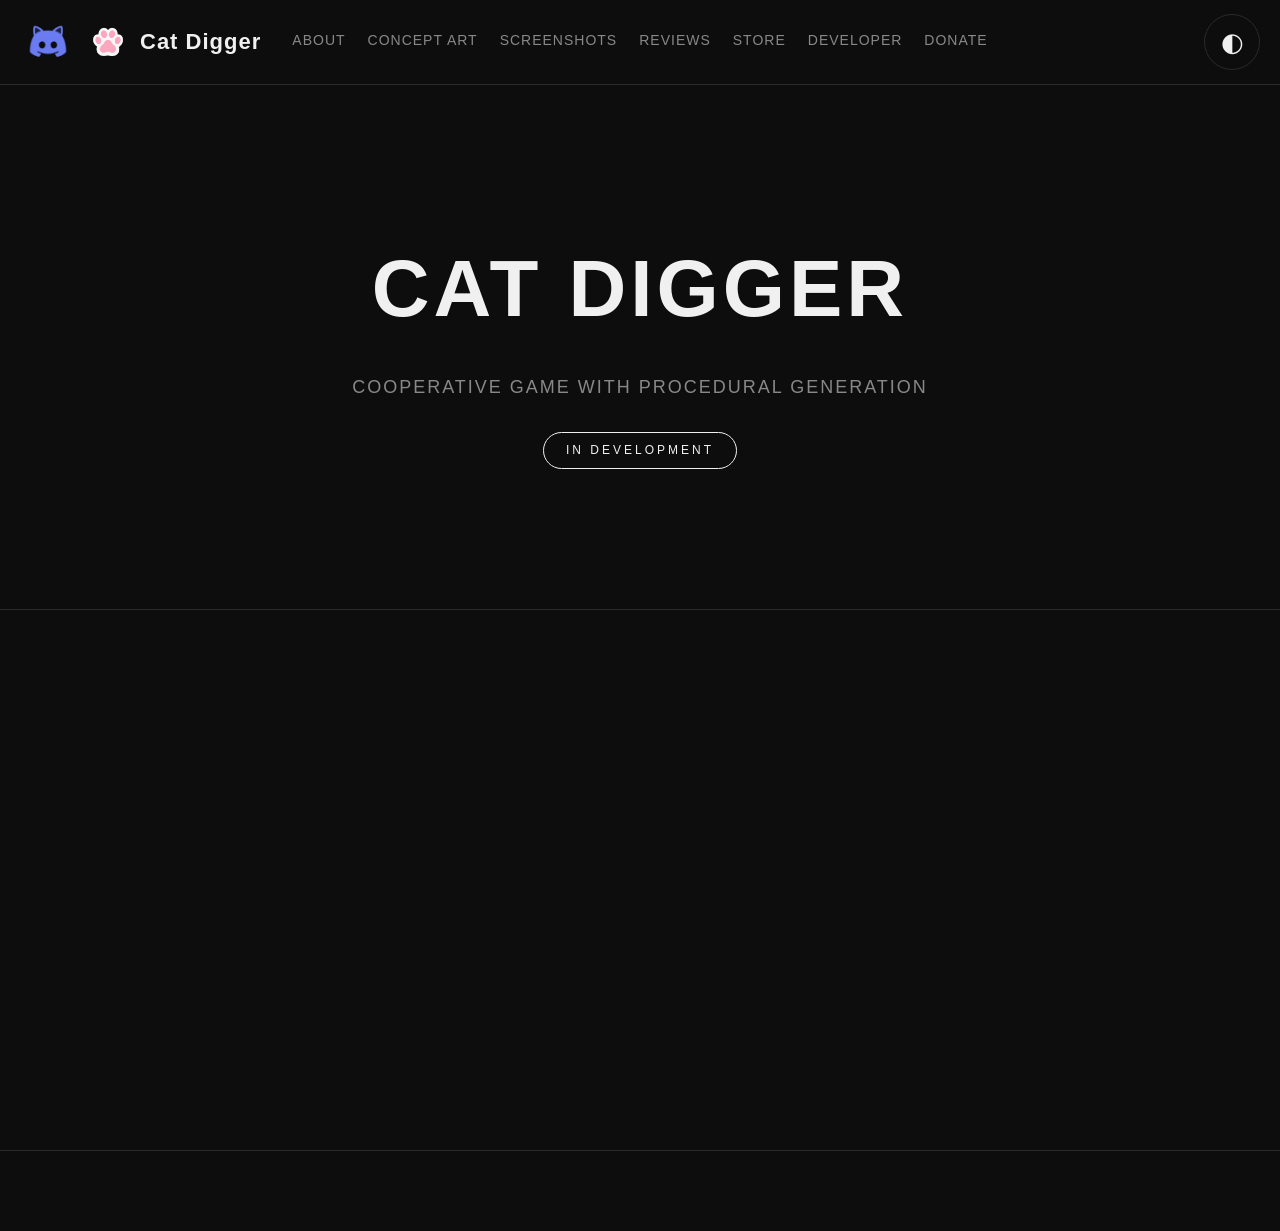
<file: index.html>
<!DOCTYPE html>
<html lang="en" data-theme="dark">
<head>
    <meta charset="UTF-8">
    <meta name="viewport" content="width=device-width, initial-scale=1.0">
    <title>Cat Digger</title>
    <meta name="description" content="Cat Digger is a cooperative first person shooter with procedural generation and a fully destructible world. Developer Lucovisa.">
    <meta name="keywords" content="Cat Digger, Lucovisa, луковица, кооперативная игра, coop game, first person shooter, FPS, procedural generation, destructible world, survival, resource gathering, cave exploration, indie game, steam game, игра про кота, multiplayer, co op, Lucovisa developer, cat game">
    <meta name="author" content="Lucovisa">
    <link rel="icon" href="assets/icon.ico" type="image/x-icon">

    <meta property="og:type" content="website">
    <meta property="og:title" content="Cat Digger">
    <meta property="og:description" content="Cooperative first person shooter with procedural generation and a fully destructible world. Developer Lucovisa.">
    <meta property="og:image" content="https://lucovisa.github.io/CatDigger/assets/og-image.jpg">
    <meta property="og:url" content="https://lucovisa.github.io/CatDigger/">

    <meta name="twitter:card" content="summary_large_image">
    <meta name="twitter:title" content="Cat Digger">
    <meta name="twitter:description" content="Cooperative first person shooter with procedural generation and a fully destructible world. Developer Lucovisa.">
    <meta name="twitter:image" content="https://lucovisa.github.io/CatDigger/assets/og-image.jpg">
    <meta name="twitter:site" content="@Lukovica467771">

    <link rel="stylesheet" href="css/site.css">
</head>
<body>
    <header class="header">
        <div class="header-left">
            <a href="https://discord.gg/xaCFGJAwr4" target="_blank" class="header-item">
                <img src="assets/discord.png" alt="Discord" class="discord-big">
            </a>
            <a href="https://github.com/lucovisa" target="_blank" class="header-item">
                <img src="assets/icon.ico" alt="Lucovisa" class="header-icon">
            </a>
            <a href="https://lucovisa.github.io/CatDigger/" class="header-item logo-text">Cat Digger</a>
        </div>
        <nav class="nav">
            <button class="nav-link" data-tab="about">About</button>
            <button class="nav-link" data-tab="concept">Concept Art</button>
            <button class="nav-link" data-tab="screenshots">Screenshots</button>
            <button class="nav-link" data-tab="reviews">Reviews</button>
            <button class="nav-link" data-tab="store">Store</button>
            <button class="nav-link" data-tab="developer">Developer</button>
            <button class="nav-link" data-tab="donate">Donate</button>
        </nav>
        <button class="theme-toggle" onclick="toggleTheme()" aria-label="Toggle theme">
            <span class="theme-icon">◐</span>
        </button>
    </header>

    <section class="hero" id="hero">
        <div class="container">
            <div id="heroContent">
                <h1 onclick="location.reload()">Cat Digger</h1>
                <p class="subtitle">Cooperative game with procedural generation</p>
            </div>
            <span class="badge" onclick="toggleHero()">In Development</span>
        </div>
    </section>

    <main class="tab-content">
        <section id="about" class="section tab-panel">
            <div class="container">
                <h2>About the game</h2>
                <div class="about-grid">
                    <div class="about-text">
                        <p>Cat Digger is a cooperative first person shooter with procedural generation and a fully destructible world.</p>
                        <p>Players will gather resources, explore endless caves and survive in a hostile environment.</p>
                        <p>Play solo or with a team of up to four players.</p>
                    </div>
                    <div class="about-stats">
                        <div class="stat">
                            <span class="stat-value">4</span>
                            <span class="stat-label">Players in co op</span>
                        </div>
                        <div class="stat">
                            <span class="stat-value">∞</span>
                            <span class="stat-label">Procedural levels</span>
                        </div>
                        <div class="stat">
                            <span class="stat-value">100%</span>
                            <span class="stat-label">Destructible world</span>
                        </div>
                    </div>
                </div>
            </div>
        </section>

        <section id="concept" class="section section-alt tab-panel">
            <div class="container">
                <h2>Concept Art</h2>
                <p class="empty-text">No concept art yet.</p>
            </div>
        </section>

        <section id="screenshots" class="section section-alt tab-panel">
            <div class="container">
                <h2>Screenshots</h2>
                <p class="empty-text">No screenshots yet.</p>
            </div>
        </section>

        <section id="reviews" class="section section-alt tab-panel">
            <div class="container">
                <h2>Reviews</h2>
                <p class="empty-text">No reviews yet.</p>
            </div>
        </section>

        <section id="store" class="section tab-panel">
            <div class="container">
                <h2>Store</h2>
                <div class="store-buttons">
                    <button class="btn" onclick="openModal('The game is not announced yet.')">Steam</button>
                    <button class="btn" onclick="openModal('The game is not announced yet.')">Buy</button>
                </div>
            </div>
        </section>

        <section id="developer" class="section tab-panel">
            <div class="container">
                <h2>Developer</h2>
                <p class="dev-name">Lucovisa</p>
                <div class="dev-list">
                    <div class="dev-row">
                        <span class="dev-label">Website</span>
                        <span class="dev-url">https://lucovisa.github.io/Lucovisa/</span>
                        <div class="dev-row-actions">
                            <a href="https://lucovisa.github.io/Lucovisa/" target="_blank" class="btn-mini">Open</a>
                            <button class="btn-mini" onclick="copyText('https://lucovisa.github.io/Lucovisa/')">Copy</button>
                        </div>
                    </div>
                    <div class="dev-row">
                        <span class="dev-label">GitHub</span>
                        <span class="dev-url">https://github.com/lucovisa</span>
                        <div class="dev-row-actions">
                            <a href="https://github.com/lucovisa" target="_blank" class="btn-mini">Open</a>
                            <button class="btn-mini" onclick="copyText('https://github.com/lucovisa')">Copy</button>
                        </div>
                    </div>
                    <div class="dev-row">
                        <span class="dev-label">Twitter</span>
                        <span class="dev-url">https://twitter.com/Lukovica467771</span>
                        <div class="dev-row-actions">
                            <a href="https://twitter.com/Lukovica467771" target="_blank" class="btn-mini">Open</a>
                            <button class="btn-mini" onclick="copyText('https://twitter.com/Lukovica467771')">Copy</button>
                        </div>
                    </div>
                    <div class="dev-row">
                        <span class="dev-label">Steam</span>
                        <span class="dev-url">https://steamcommunity.com/id/Lucovisa</span>
                        <div class="dev-row-actions">
                            <a href="https://steamcommunity.com/id/Lucovisa" target="_blank" class="btn-mini">Open</a>
                            <button class="btn-mini" onclick="copyText('https://steamcommunity.com/id/Lucovisa')">Copy</button>
                        </div>
                    </div>
                    <div class="dev-row">
                        <span class="dev-label">Email</span>
                        <span class="dev-url">lucovisa24@gmail.com</span>
                        <div class="dev-row-actions">
                            <a href="mailto:lucovisa24@gmail.com" class="btn-mini">Open</a>
                            <button class="btn-mini" onclick="copyText('lucovisa24@gmail.com')">Copy</button>
                        </div>
                    </div>
                    <div class="dev-row">
                        <span class="dev-label">Phantom</span>
                        <span class="dev-url">@lucovisa</span>
                        <div class="dev-row-actions">
                            <a href="https://phantom.app/" target="_blank" class="btn-mini">Open</a>
                            <button class="btn-mini" onclick="copyText('@lucovisa')">Copy</button>
                        </div>
                    </div>
                </div>
            </div>
        </section>

        <section id="donate" class="section tab-panel">
            <div class="container">
                <h2>Support the development</h2>
                <button class="btn donate-btn" onclick="toggleWallets()">Donate ❤</button>
                <div class="wallets" id="walletsBlock">
                    <div class="wallet">
                        <div class="wallet-info">
                            <span class="wallet-name">ETH/USDT (ERC 20)</span>
                            <span class="wallet-address" id="ethAddress">0xFa78966938743C9168abFC2acD6D7751d7dA35Cf</span>
                        </div>
                        <button class="btn-copy" onclick="copyWallet('ethAddress')">Copy</button>
                    </div>
                    <div class="wallet">
                        <div class="wallet-info">
                            <span class="wallet-name">BTC (BITCOIN MAINNET)</span>
                            <span class="wallet-address" id="btcAddress">bc1q60tvcsw4guyhxa5e3n47eqmj0s3lpxzkxldpvp</span>
                        </div>
                        <button class="btn-copy" onclick="copyWallet('btcAddress')">Copy</button>
                    </div>
                    <div class="wallet">
                        <div class="wallet-info">
                            <span class="wallet-name">TON/USDT (THE OPEN NETWORK)</span>
                            <span class="wallet-address" id="tonAddress">UQDsZ_8MkBtjjp-pVa5Fefdg1jtJApOZ7oeFF3WBILnwQcHF</span>
                        </div>
                        <button class="btn-copy" onclick="copyWallet('tonAddress')">Copy</button>
                    </div>
                    <div class="wallet">
                        <div class="wallet-info">
                            <span class="wallet-name">Solana (SOL)</span>
                            <span class="wallet-address" id="solAddress">9NE5YjEtHjBUAVchULocNZ4i3abjZ8adZUAWx7qB1wBv</span>
                        </div>
                        <button class="btn-copy" onclick="copyWallet('solAddress')">Copy</button>
                    </div>
                </div>
            </div>
        </section>
    </main>

    <footer class="footer">
    </footer>

    <div class="modal-overlay" id="modal" onclick="closeModal(event)">
        <div class="modal" onclick="event.stopPropagation()">
            <div class="modal-header">
                <span class="modal-icon">🛒</span>
                <span class="modal-url">WARNING</span>
            </div>
            <p class="modal-text" id="modalText">The game is not announced yet.</p>
            <div class="modal-footer">
                <button class="modal-btn" onclick="closeModal()">OK</button>
            </div>
        </div>
    </div>

    <script src="js/main.js"></script>
</body>
</html>
</file>
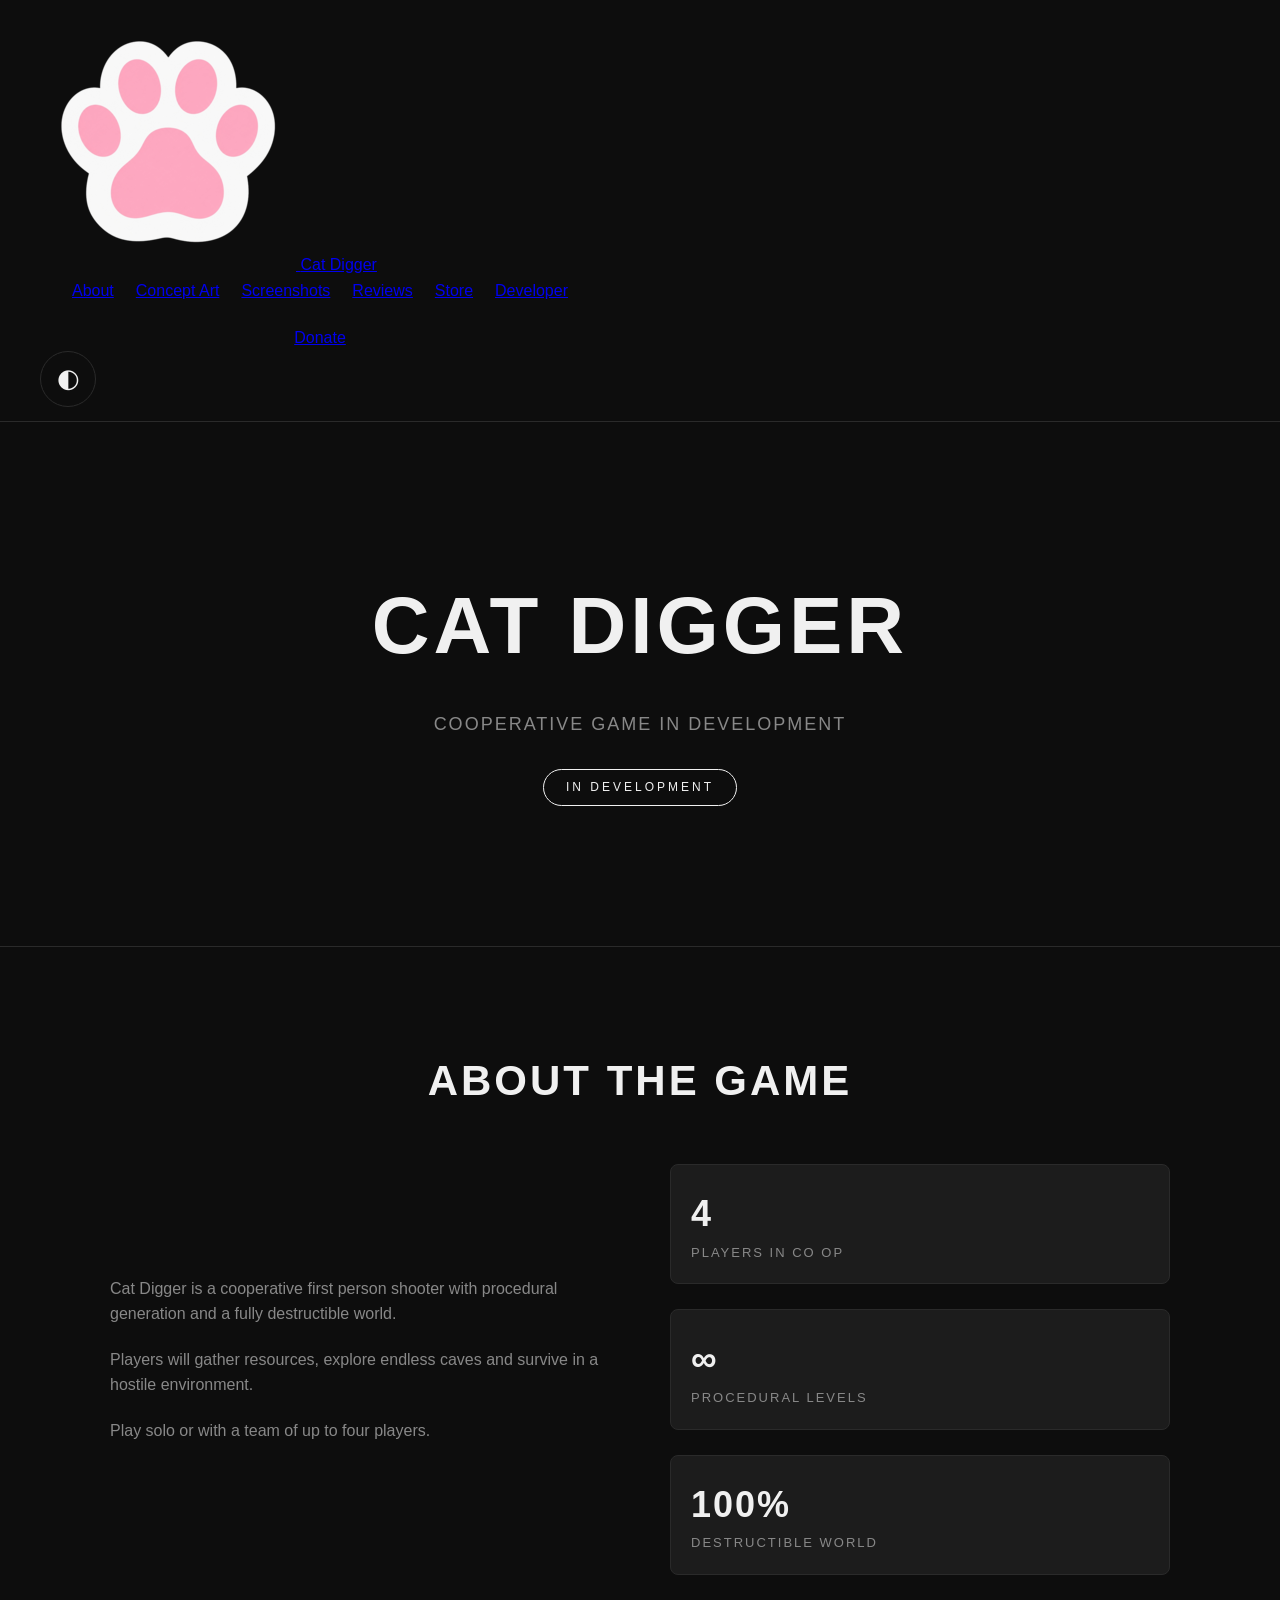
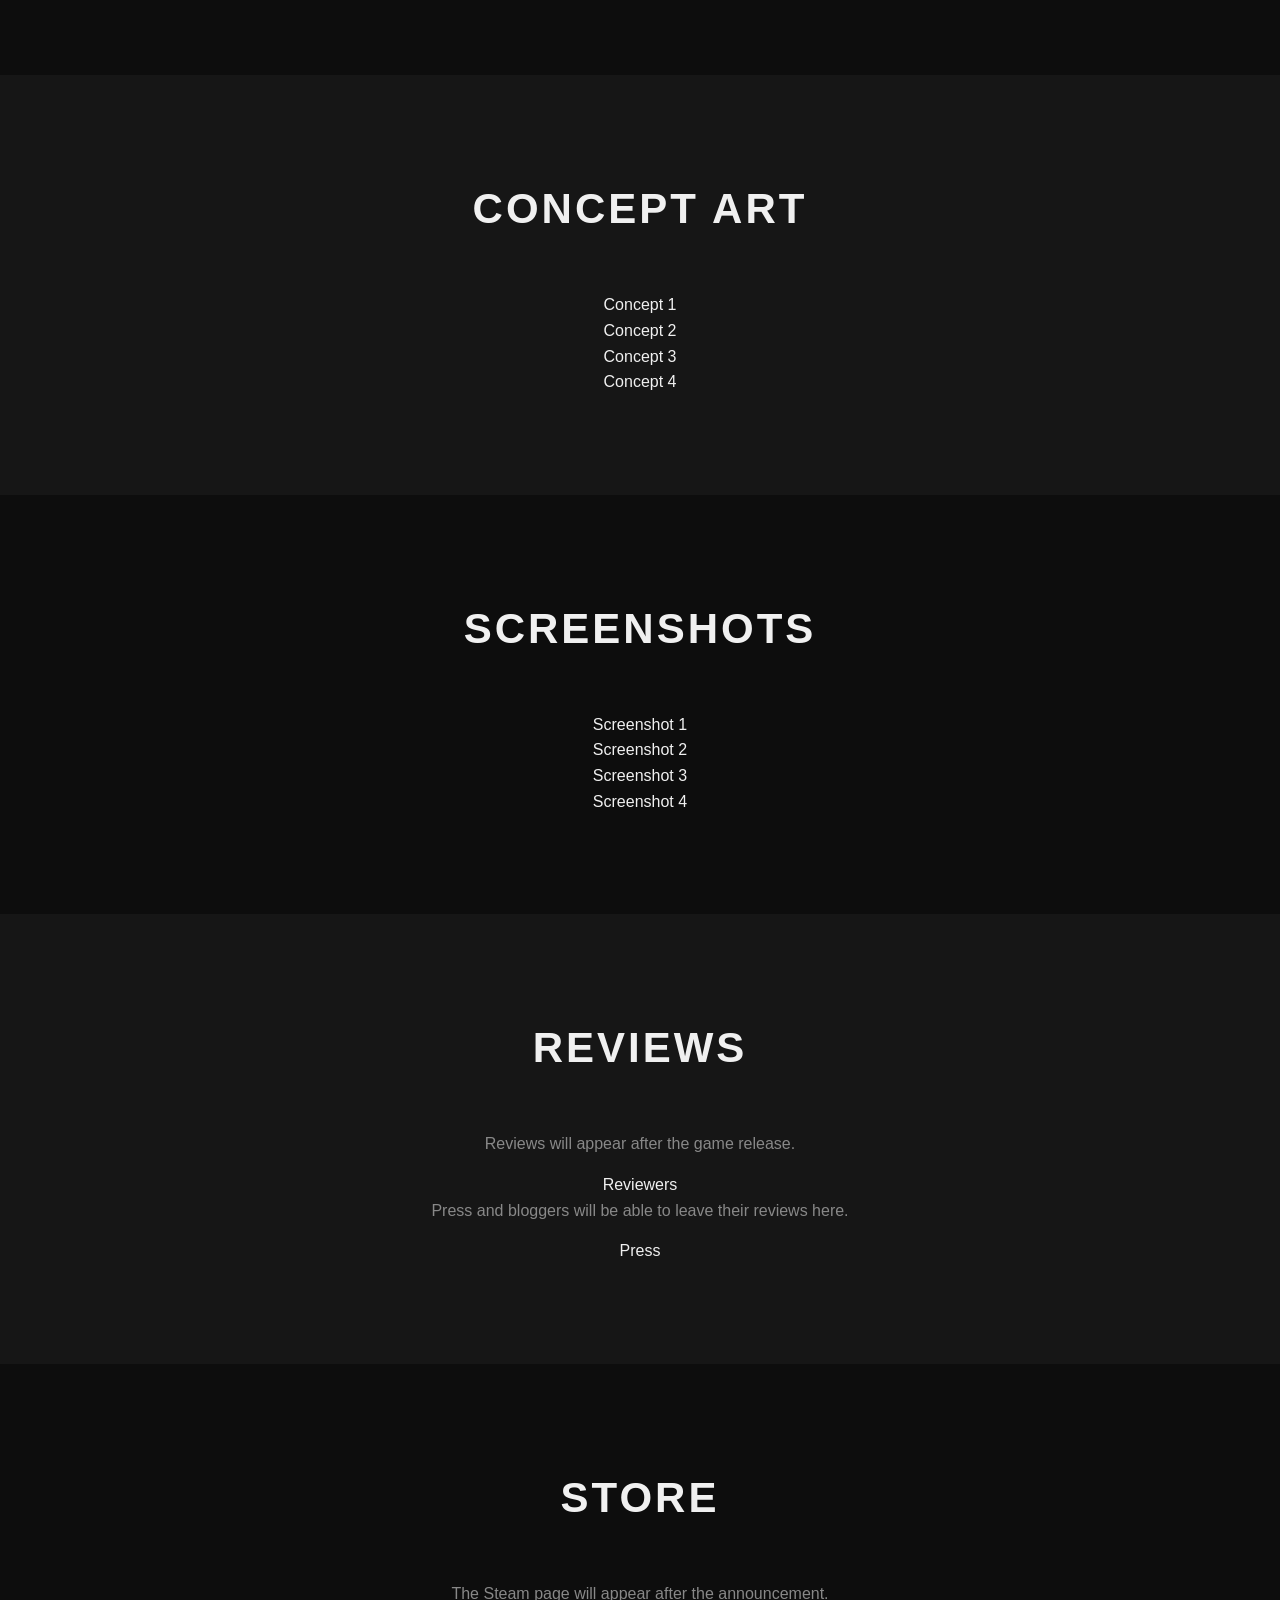
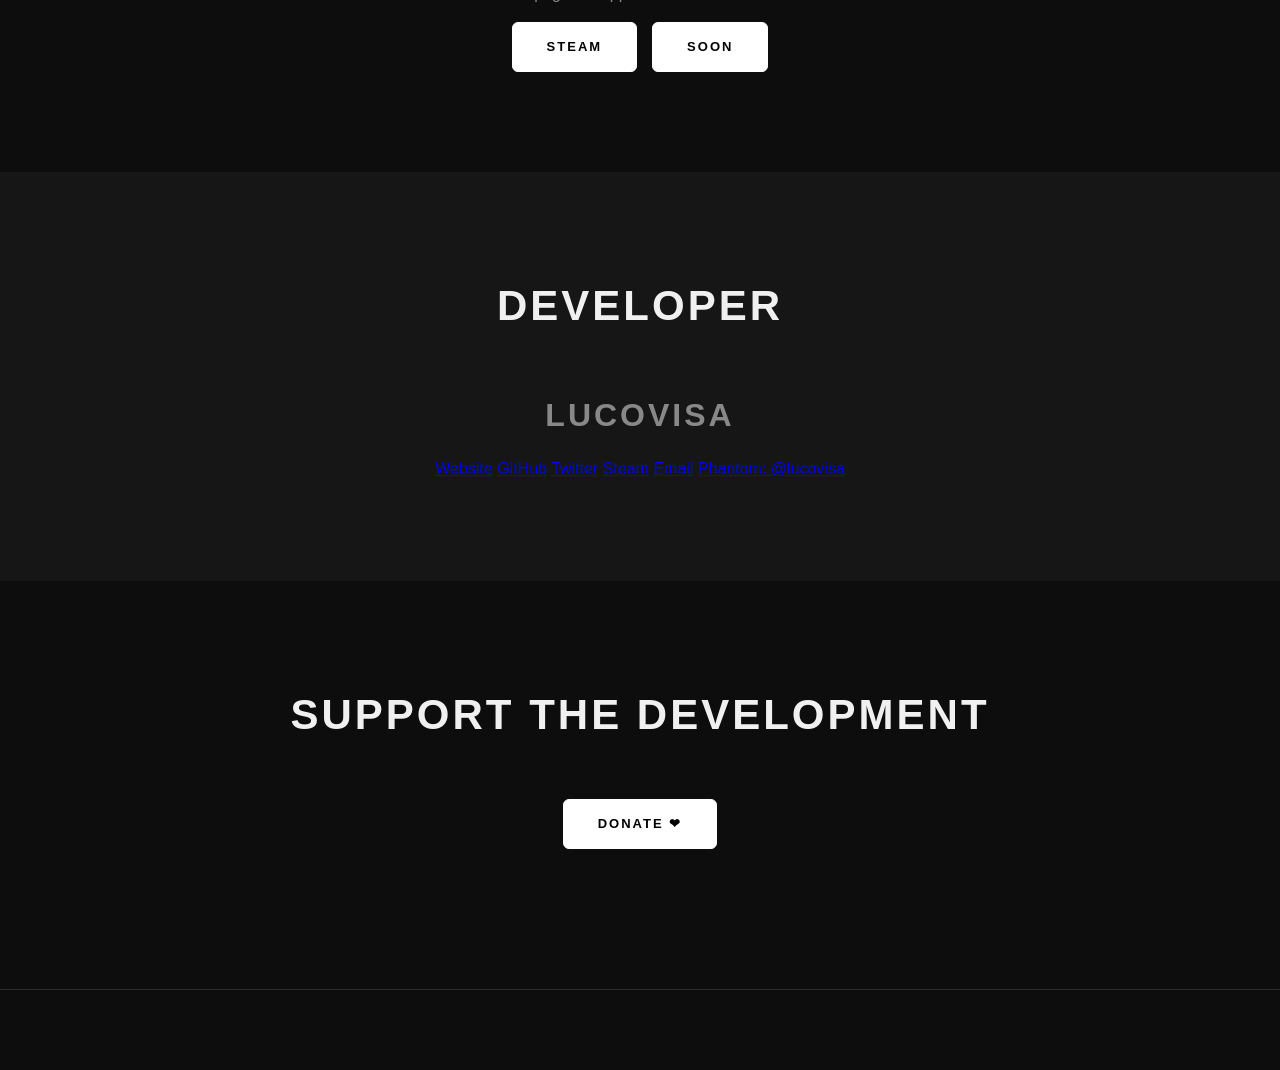
<file: base/index.html>
<!DOCTYPE html>
<html lang="en" data-theme="dark">
<head>
    <meta charset="UTF-8">
    <meta name="viewport" content="width=device-width, initial-scale=1.0">
    <title>Cat Digger</title>
    <meta name="description" content="Cat Digger is a cooperative first person shooter with procedural generation and a fully destructible world. Developer Lucovisa.">
    <meta name="keywords" content="Cat Digger, Lucovisa, луковица, кооперативная игра, coop game, first person shooter, FPS, procedural generation, destructible world, survival, resource gathering, cave exploration, indie game, steam game, игра про кота, multiplayer, co op, Lucovisa developer, cat game">
    <meta name="author" content="Lucovisa">
    <link rel="icon" href="../assets/icon.ico" type="image/x-icon">

    <meta property="og:type" content="website">
    <meta property="og:title" content="Cat Digger">
    <meta property="og:description" content="Cooperative first person shooter with procedural generation and a fully destructible world. Developer Lucovisa.">
    <meta property="og:image" content="../assets/og-image.jpg">
    <meta property="og:url" content="https://lucovisa.github.io/Cat-Digger/">

    <meta name="twitter:card" content="summary_large_image">
    <meta name="twitter:title" content="Cat Digger">
    <meta name="twitter:description" content="Cooperative first person shooter with procedural generation and a fully destructible world. Developer Lucovisa.">
    <meta name="twitter:image" content="../assets/og-image.jpg">
    <meta name="twitter:site" content="@Lukovica467771">

    <link rel="stylesheet" href="../css/site.css">
</head>
<body>
    <header class="header">
        <div class="container">
            <a href="#" class="logo">
                <img src="../assets/icon.ico" alt="Cat Digger" class="logo-icon">
                <span>Cat Digger</span>
            </a>
            <nav class="nav">
                <a href="#about">About</a>
                <a href="#concept">Concept Art</a>
                <a href="#screenshots">Screenshots</a>
                <a href="#reviews">Reviews</a>
                <a href="#store">Store</a>
                <a href="#developer">Developer</a>
                <a href="#donate">Donate</a>
            </nav>
            <button class="theme-toggle" onclick="toggleTheme()" aria-label="Toggle theme">
                <span class="theme-icon">◐</span>
            </button>
        </div>
    </header>

    <section class="hero">
        <div class="container">
            <h1>Cat Digger</h1>
            <p class="subtitle">Cooperative game in development</p>
            <span class="badge">In Development</span>
        </div>
    </section>

    <section id="about" class="section">
        <div class="container">
            <h2>About the game</h2>
            <div class="about-grid">
                <div class="about-text">
                    <p>Cat Digger is a cooperative first person shooter with procedural generation and a fully destructible world.</p>
                    <p>Players will gather resources, explore endless caves and survive in a hostile environment.</p>
                    <p>Play solo or with a team of up to four players.</p>
                </div>
                <div class="about-stats">
                    <div class="stat">
                        <span class="stat-value">4</span>
                        <span class="stat-label">Players in co op</span>
                    </div>
                    <div class="stat">
                        <span class="stat-value">∞</span>
                        <span class="stat-label">Procedural levels</span>
                    </div>
                    <div class="stat">
                        <span class="stat-value">100%</span>
                        <span class="stat-label">Destructible world</span>
                    </div>
                </div>
            </div>
        </div>
    </section>

    <section id="concept" class="section section-alt">
        <div class="container">
            <h2>Concept Art</h2>
            <div class="gallery">
                <div class="gallery-item">Concept 1</div>
                <div class="gallery-item">Concept 2</div>
                <div class="gallery-item">Concept 3</div>
                <div class="gallery-item">Concept 4</div>
            </div>
        </div>
    </section>

    <section id="screenshots" class="section">
        <div class="container">
            <h2>Screenshots</h2>
            <div class="gallery">
                <div class="gallery-item">Screenshot 1</div>
                <div class="gallery-item">Screenshot 2</div>
                <div class="gallery-item">Screenshot 3</div>
                <div class="gallery-item">Screenshot 4</div>
            </div>
        </div>
    </section>

    <section id="reviews" class="section section-alt">
        <div class="container">
            <h2>Reviews</h2>
            <div class="reviews">
                <div class="review">
                    <p class="review-text">Reviews will appear after the game release.</p>
                    <span class="review-author">Reviewers</span>
                </div>
                <div class="review">
                    <p class="review-text">Press and bloggers will be able to leave their reviews here.</p>
                    <span class="review-author">Press</span>
                </div>
            </div>
        </div>
    </section>

    <section id="store" class="section">
        <div class="container">
            <h2>Store</h2>
            <p class="store-text">The Steam page will appear after the announcement.</p>
            <div class="store-buttons">
                <a href="https://steamcommunity.com/id/Lucovisa" target="_blank" class="btn">Steam</a>
                <a href="#" class="btn btn-outline">Soon</a>
            </div>
        </div>
    </section>

    <section id="developer" class="section section-alt">
        <div class="container">
            <h2>Developer</h2>
            <p class="dev-name">Lucovisa</p>
            <div class="links">
                <a href="https://lucovisa.github.io/Lucovisa/" target="_blank">Website</a>
                <a href="https://github.com/lucovisa" target="_blank">GitHub</a>
                <a href="https://twitter.com/Lukovica467771" target="_blank">Twitter</a>
                <a href="https://steamcommunity.com/id/Lucovisa" target="_blank">Steam</a>
                <a href="mailto:lucovisa24@gmail.com">Email</a>
                <a href="https://phantom.app/" target="_blank">Phantom: @lucovisa</a>
            </div>
        </div>
    </section>

    <section id="donate" class="section">
        <div class="container">
            <h2>Support the development</h2>
            <a href="#" class="btn donate-btn">Donate ❤</a>
            <div class="wallets">
                <div class="wallet">
                    <div class="wallet-info">
                        <span class="wallet-name">ETH/USDT (ERC 20)</span>
                        <span class="wallet-address" id="ethAddress">0xFa78966938743C9168abFC2acD6D7751d7dA35Cf</span>
                    </div>
                    <button class="btn-copy" onclick="copyWallet('ethAddress')">Copy</button>
                </div>
                <div class="wallet">
                    <div class="wallet-info">
                        <span class="wallet-name">BTC (BITCOIN MAINNET)</span>
                        <span class="wallet-address" id="btcAddress">bc1q60tvcsw4guyhxa5e3n47eqmj0s3lpxzkxldpvp</span>
                    </div>
                    <button class="btn-copy" onclick="copyWallet('btcAddress')">Copy</button>
                </div>
                <div class="wallet">
                    <div class="wallet-info">
                        <span class="wallet-name">TON/USDT (THE OPEN NETWORK)</span>
                        <span class="wallet-address" id="tonAddress">UQDsZ_8MkBtjjp-pVa5Fefdg1jtJApOZ7oeFF3WBILnwQcHF</span>
                    </div>
                    <button class="btn-copy" onclick="copyWallet('tonAddress')">Copy</button>
                </div>
                <div class="wallet">
                    <div class="wallet-info">
                        <span class="wallet-name">Solana (SOL)</span>
                        <span class="wallet-address" id="solAddress">9NE5YjEtHjBUAVchULocNZ4i3abjZ8adZUAWx7qB1wBv</span>
                    </div>
                    <button class="btn-copy" onclick="copyWallet('solAddress')">Copy</button>
                </div>
            </div>
        </div>
    </section>

    <footer class="footer">
    </footer>
</body>
</html>
</file>
<file: css/site.css>
:root {
    --bg: #0d0d0d;
    --bg-alt: #161616;
    --bg-card: #1c1c1c;
    --border: #2a2a2a;
    --text: #f0f0f0;
    --text-muted: #888;
    --accent: #ffffff;
    --accent-contrast: #000000;
}

[data-theme="light"] {
    --bg: #ffffff;
    --bg-alt: #f4f4f4;
    --bg-card: #fafafa;
    --border: #e0e0e0;
    --text: #111111;
    --text-muted: #666;
    --accent: #000000;
    --accent-contrast: #ffffff;
}

* {
    margin: 0;
    padding: 0;
    box-sizing: border-box;
}

html {
    scroll-behavior: smooth;
}

body {
    font-family: 'Segoe UI', Tahoma, sans-serif;
    background-color: var(--bg);
    color: var(--text);
    line-height: 1.6;
    transition: background-color 0.3s, color 0.3s;
}

.container {
    max-width: 1100px;
    margin: 0 auto;
    padding: 0 20px;
}

.header {
    position: sticky;
    top: 0;
    background-color: var(--bg);
    border-bottom: 1px solid var(--border);
    z-index: 100;
    display: grid;
    grid-template-columns: 1fr auto 1fr;
    align-items: center;
    padding: 14px 20px;
    gap: 20px;
    transition: background-color 0.3s, border-color 0.3s;
}

.header-left {
    display: flex;
    align-items: center;
    gap: 14px;
    justify-self: start;
}

.header-item {
    display: flex;
    align-items: center;
    text-decoration: none;
    transition: opacity 0.2s;
}

.header-item:hover {
    opacity: 0.7;
}

.header-icon {
    width: 36px;
    height: 36px;
    display: block;
}

.discord-big {
    width: 56px;
    height: 56px;
    display: block;
}

.logo-text {
    font-size: 22px;
    font-weight: 700;
    letter-spacing: 1px;
    color: var(--text);
}

.nav {
    display: flex;
    gap: 22px;
    flex-wrap: wrap;
    justify-content: center;
    justify-self: center;
}

.nav button {
    background: transparent;
    border: none;
    color: var(--text-muted);
    font-family: inherit;
    font-size: 14px;
    text-transform: uppercase;
    letter-spacing: 1px;
    cursor: pointer;
    padding: 0 0 4px 0;
    position: relative;
    transition: color 0.2s;
}

.nav button:hover {
    color: var(--text);
}

.nav button.active {
    color: var(--text);
}

.nav button.active::after {
    content: "";
    position: absolute;
    left: 0;
    right: 0;
    bottom: 0;
    height: 1px;
    background-color: var(--text);
}

.theme-toggle {
    background: transparent;
    border: 1px solid var(--border);
    color: var(--text);
    width: 56px;
    height: 56px;
    border-radius: 50%;
    cursor: pointer;
    font-size: 26px;
    display: flex;
    align-items: center;
    justify-content: center;
    justify-self: end;
    transition: background-color 0.2s, border-color 0.2s, color 0.3s;
}

.theme-toggle:hover {
    background-color: var(--bg-card);
}

.hero {
    text-align: center;
    padding: 140px 20px;
    border-bottom: 1px solid var(--border);
    background: var(--bg);
    transition: padding 0.35s ease;
}

.hero.collapsed {
    padding: 30px 20px;
}

#heroContent {
    max-height: 500px;
    opacity: 1;
    overflow: hidden;
    transition: max-height 0.35s ease, opacity 0.25s ease, margin 0.35s ease;
}

.hero.collapsed #heroContent {
    max-height: 0;
    opacity: 0;
    margin: 0;
    pointer-events: none;
}

.hero h1 {
    font-size: 80px;
    font-weight: 900;
    color: var(--text);
    margin-bottom: 20px;
    letter-spacing: 4px;
    text-transform: uppercase;
    cursor: pointer;
    transition: opacity 0.2s;
}

.hero h1:hover {
    opacity: 0.7;
}

.subtitle {
    font-size: 18px;
    color: var(--text-muted);
    margin-bottom: 30px;
    letter-spacing: 2px;
    text-transform: uppercase;
}

.badge {
    display: inline-block;
    padding: 8px 22px;
    background-color: transparent;
    color: var(--text);
    border: 1px solid var(--text);
    border-radius: 30px;
    font-size: 12px;
    letter-spacing: 3px;
    text-transform: uppercase;
    cursor: pointer;
    transition: background-color 0.3s, color 0.3s;
}

.badge:hover {
    background-color: var(--text);
    color: var(--bg);
}

.tab-content {
    min-height: 60vh;
}

.tab-panel {
    display: none;
}

.tab-panel.active {
    display: block;
}

.section {
    padding: 100px 20px;
    text-align: center;
}

.section-alt {
    background-color: var(--bg-alt);
    transition: background-color 0.3s;
}

.section h2 {
    font-size: 42px;
    color: var(--text);
    margin-bottom: 50px;
    letter-spacing: 3px;
    text-transform: uppercase;
    font-weight: 800;
}

.section p {
    max-width: 700px;
    margin: 0 auto 15px;
    color: var(--text-muted);
}

.about-grid {
    display: grid;
    grid-template-columns: 1fr 1fr;
    gap: 60px;
    align-items: center;
    text-align: left;
}

.about-text p {
    margin-bottom: 20px;
    text-align: left;
}

.about-stats {
    display: flex;
    flex-direction: column;
    gap: 25px;
}

.stat {
    display: flex;
    flex-direction: column;
    padding: 20px;
    border: 1px solid var(--border);
    border-radius: 8px;
    background-color: var(--bg-card);
    transition: background-color 0.3s, border-color 0.3s;
}

.stat-value {
    font-size: 36px;
    font-weight: 900;
    color: var(--text);
    letter-spacing: 2px;
}

.stat-label {
    font-size: 13px;
    color: var(--text-muted);
    text-transform: uppercase;
    letter-spacing: 2px;
}

.store-buttons {
    display: flex;
    justify-content: center;
    gap: 15px;
    flex-wrap: wrap;
}

.btn {
    display: inline-block;
    padding: 14px 34px;
    background-color: var(--accent);
    color: var(--accent-contrast);
    text-decoration: none;
    font-weight: 700;
    font-size: 13px;
    letter-spacing: 2px;
    text-transform: uppercase;
    border-radius: 6px;
    border: 1px solid var(--accent);
    cursor: pointer;
    font-family: inherit;
    transition: transform 0.2s, opacity 0.2s;
}

.btn:hover {
    transform: translateY(-2px);
    opacity: 0.85;
}

.donate-btn {
    margin-bottom: 40px;
}

.dev-name {
    font-size: 32px;
    font-weight: 900;
    color: var(--text);
    margin-bottom: 35px;
    letter-spacing: 3px;
    text-transform: uppercase;
}

.dev-list {
    display: flex;
    flex-direction: column;
    gap: 10px;
    max-width: 820px;
    margin: 0 auto;
}

.dev-row {
    display: flex;
    align-items: center;
    gap: 15px;
    background-color: var(--bg-card);
    border: 1px solid var(--border);
    border-radius: 8px;
    padding: 12px 18px;
    transition: background-color 0.3s, border-color 0.3s;
}

.dev-label {
    font-size: 14px;
    color: var(--text);
    letter-spacing: 1px;
    text-transform: uppercase;
    flex-shrink: 0;
    width: 90px;
    text-align: left;
    font-weight: 700;
    text-decoration: none;
    transition: color 0.2s;
}

.dev-label:hover {
    color: var(--text-muted);
}

.dev-url {
    flex: 1;
    font-family: 'Courier New', monospace;
    font-size: 13px;
    color: var(--text-muted);
    text-align: left;
    word-break: break-all;
    overflow: hidden;
}

.dev-row-actions {
    display: flex;
    gap: 8px;
    flex-shrink: 0;
}

.btn-mini {
    display: inline-block;
    background-color: transparent;
    color: var(--text);
    border: 1px solid var(--border);
    padding: 6px 14px;
    border-radius: 6px;
    cursor: pointer;
    font-size: 11px;
    font-weight: 700;
    letter-spacing: 1px;
    text-transform: uppercase;
    font-family: inherit;
    text-decoration: none;
    white-space: nowrap;
    transition: border-color 0.2s, background-color 0.2s;
}

.btn-mini:hover {
    border-color: var(--text);
}

.wallets {
    display: flex;
    flex-direction: column;
    gap: 12px;
    max-width: 720px;
    margin: 0 auto;
    max-height: 0;
    overflow: hidden;
    opacity: 0;
    transition: max-height 0.4s ease, opacity 0.3s ease, margin-top 0.3s ease;
}

.wallets.open {
    max-height: 800px;
    opacity: 1;
    margin-top: 20px;
}

.wallet {
    display: flex;
    justify-content: space-between;
    align-items: center;
    background-color: var(--bg-card);
    padding: 16px 20px;
    border-radius: 8px;
    border: 1px solid var(--border);
    transition: background-color 0.3s, border-color 0.3s;
}

.wallet-info {
    display: flex;
    flex-direction: column;
    text-align: left;
    gap: 6px;
    overflow: hidden;
}

.wallet-name {
    font-size: 11px;
    color: var(--text-muted);
    text-transform: uppercase;
    letter-spacing: 2px;
}

.wallet-address {
    font-family: 'Courier New', monospace;
    font-size: 14px;
    color: var(--text);
    word-break: break-all;
}

.btn-copy {
    background-color: transparent;
    color: var(--text);
    border: 1px solid var(--border);
    padding: 10px 20px;
    border-radius: 6px;
    cursor: pointer;
    font-size: 12px;
    font-weight: 700;
    letter-spacing: 2px;
    text-transform: uppercase;
    font-family: inherit;
    transition: border-color 0.2s, background-color 0.2s;
    flex-shrink: 0;
    margin-left: 15px;
}

.btn-copy:hover {
    border-color: var(--text);
}

.footer {
    padding: 40px 20px;
    border-top: 1px solid var(--border);
    transition: border-color 0.3s;
}

.empty-text {
    font-size: 16px;
    color: var(--text-muted);
    letter-spacing: 2px;
    text-transform: uppercase;
    margin-bottom: 30px;
}

.modal-overlay {
    position: fixed;
    inset: 0;
    background-color: rgba(0, 0, 0, 0.6);
    backdrop-filter: blur(4px);
    display: none;
    align-items: center;
    justify-content: center;
    z-index: 1000;
    padding: 20px;
}

.modal-overlay.open {
    display: flex;
}

.modal {
    background-color: var(--bg-card);
    border: 1px solid var(--border);
    border-radius: 12px;
    padding: 24px;
    max-width: 420px;
    width: 100%;
    text-align: left;
    box-shadow: 0 20px 60px rgba(0, 0, 0, 0.5);
    animation: modalIn 0.2s ease;
}

@keyframes modalIn {
    from {
        transform: scale(0.95);
        opacity: 0;
    }
    to {
        transform: scale(1);
        opacity: 1;
    }
}

.modal-header {
    display: flex;
    align-items: center;
    gap: 10px;
    margin-bottom: 18px;
}

.modal-icon {
    font-size: 18px;
}

.modal-url {
    font-size: 14px;
    color: var(--text-muted);
    font-weight: 600;
}

.modal-text {
    font-size: 15px;
    color: var(--text);
    margin-bottom: 22px;
    line-height: 1.5;
    max-width: none;
    text-align: left;
}

.modal-footer {
    display: flex;
    justify-content: flex-end;
}

.modal-btn {
    background-color: var(--accent);
    color: var(--accent-contrast);
    border: none;
    padding: 10px 26px;
    border-radius: 30px;
    font-weight: 700;
    font-size: 13px;
    letter-spacing: 1px;
    cursor: pointer;
    font-family: inherit;
    transition: opacity 0.2s;
}

.modal-btn:hover {
    opacity: 0.85;
}

@media (max-width: 1100px) {
    .nav {
        gap: 14px;
    }

    .nav button {
        font-size: 12px;
    }

    .discord-big {
        width: 48px;
        height: 48px;
    }

    .theme-toggle {
        width: 48px;
        height: 48px;
        font-size: 22px;
    }
}

@media (max-width: 900px) {
    .nav {
        display: none;
    }

    .hero h1 {
        font-size: 48px;
        letter-spacing: 2px;
    }

    .section h2 {
        font-size: 30px;
    }

    .about-grid {
        grid-template-columns: 1fr;
        gap: 40px;
    }

    .discord-big {
        width: 40px;
        height: 40px;
    }

    .theme-toggle {
        width: 40px;
        height: 40px;
        font-size: 18px;
    }

    .dev-row {
        flex-wrap: wrap;
    }

    .dev-url {
        width: 100%;
        order: 3;
    }

    .dev-label {
        width: auto;
    }
}

@media (max-width: 600px) {
    .wallet {
        flex-direction: column;
        align-items: flex-start;
        gap: 12px;
    }

    .btn-copy {
        margin-left: 0;
        width: 100%;
    }

    .wallet-info {
        width: 100%;
    }

    .hero {
        padding: 90px 20px;
    }

    .hero h1 {
        font-size: 36px;
    }

    .logo-text {
        font-size: 16px;
    }
}
</file>
